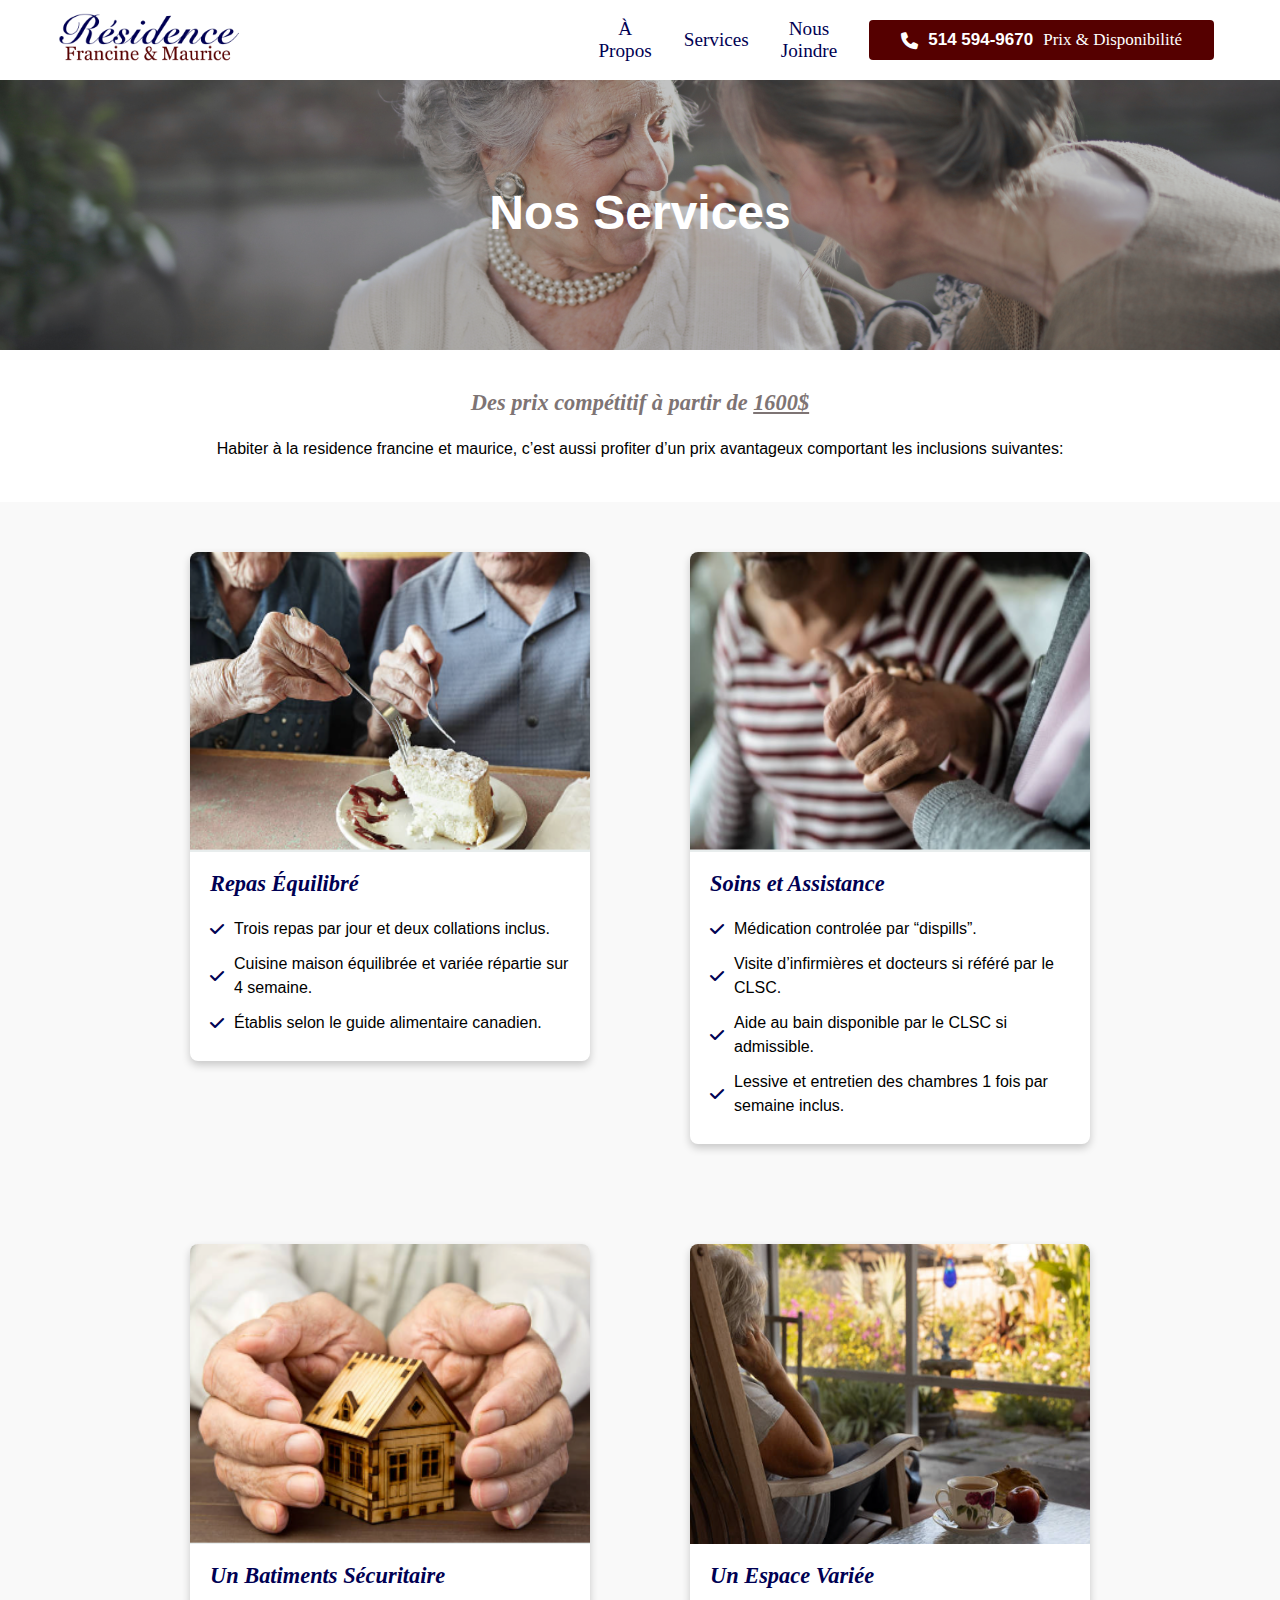
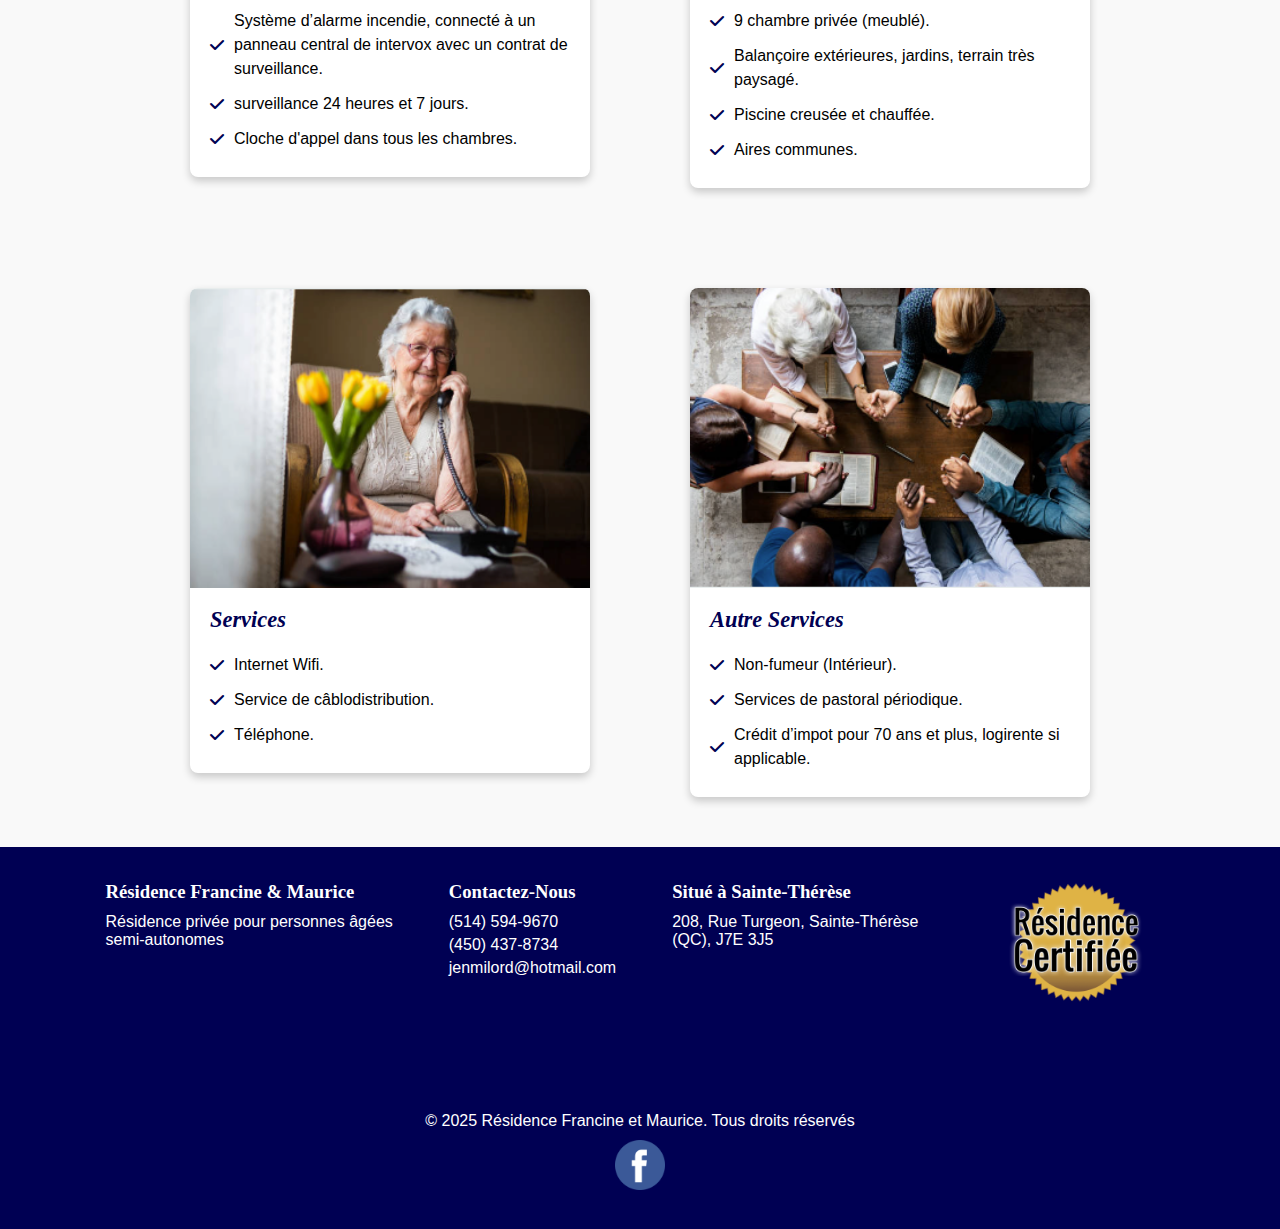
<file: services.html>
<!DOCTYPE html>
<html lang="en" dir="ltr">
    <head>
        <meta charset="utf-8">
        <meta name="viewport" content="width=device-width, initial-scale=1">
        <link rel="stylesheet" href="styles.css">
        <link rel="stylesheet" href="https://cdnjs.cloudflare.com/ajax/libs/font-awesome/5.15.3/css/all.min.css"/>
        <link rel="stylesheet" href="https://cdnjs.cloudflare.com/ajax/libs/font-awesome/6.5.1/css/all.min.css">
        <title>Service - Résidence Francine et Maurice</title>
       
    </head>
    <body>
         <!---------------------------------------- HEADER ------------------------------------------------>

         <nav class="navbar"> 
            <div class="navbar__container">
                <a href="index.html" id="navbar__logo"><img id="logo" src="images/logo2.PNG" alt="Picture Not Found"></a>
                <div class="navbar__toggle" id="mobile-menu">
                    <span class="bar"></span>
                    <span class="bar"></span>
                    <span class="bar"></span>
                </div>
                <ul class="navbar__menu">
                    <li class="navbar__item"><a class="navbar__link" href="about.html">À Propos</a></li>
                    <li class="navbar__item"><a class="navbar__link" href="services.html">Services</a></li>
                    <li class="navbar__item"><a class="navbar__link" href="contact.html">Nous Joindre</a></li>
                    <li class="navbar__btn"><a class="button" onclick="window.location.href='tel:+15145949670'"><i class="fa-solid fa-phone"></i><strong>514 594-9670</strong> Prix & Disponibilité</a></li>
                </ul>
            </div>
        </nav>

          <!----------------------Service Section-------------------------------->

          <div class="services_container">
            <h1>Nos Services</h1>
          </div>

          <div class="price_text_container">
            <div class="price_text">
                <h3>Des prix compétitif à partir de <span>1600$</span></h3>
                <p>Habiter à la residence francine et maurice, c’est aussi profiter d’un prix avantageux comportant les inclusions suivantes: </p>
            </div>
          </div>

          <div id="services" class="services_description_container">
            <div class="service">
                <img src="./images/repas.png" alt="Repas">
                <h1>Repas Équilibré</h1>
                <ul>
                    <li><i class="fa fa-check"></i><span>Trois repas par jour et deux collations inclus.</span></li>
                    <li><i class="fa fa-check"></i><span>Cuisine maison équilibrée et variée répartie sur 4 semaine.</span></li>
                    <li><i class="fa fa-check"></i><span>Établis selon le guide alimentaire canadien.</span></li>
                </ul>
            </div>
            <div class="service">
                <img src="./images/soins.png" alt="Soins">
                <h1>Soins et Assistance</h1>
                <ul>
                    <li><i class="fa fa-check"></i><span>Médication controlée par “dispills”.</span></li>
                    <li><i class="fa fa-check"></i><span>Visite d’infirmières et docteurs si référé par le CLSC.</span></li>
                    <li><i class="fa fa-check"></i><span>Aide au bain disponible par le CLSC si admissible.</span></li>
                    <li><i class="fa fa-check"></i><span>Lessive et entretien des chambres 1 fois par semaine inclus.</span></li>
                </ul>
            </div>
            <div class="service">
                <img src="./images/safe.png" alt="Secure">
                <h1>Un Batiments Sécuritaire</h1>
                <ul>
                    <li><i class="fa fa-check"></i><span>Système d’alarme incendie, connecté à un panneau central de intervox avec un contrat de surveillance.</span></li>
                    <li><i class="fa fa-check"></i><span>surveillance 24 heures et 7 jours.</span></li>
                    <li><i class="fa fa-check"></i><span>Cloche d'appel dans tous les chambres.</span></li>
                </ul>
            </div>
            <div class="service">
                <img src="./images/space.png" alt="Espace">
                <h1>Un Espace Variée</h1>
                <ul>
                    <li><i class="fa fa-check"></i><span>9 chambre privée (meublé).</span></li>
                    <li><i class="fa fa-check"></i><span>Balançoire extérieures, jardins, terrain très paysagé.</span></li>
                    <li><i class="fa fa-check"></i><span>Piscine creusée et chauffée.</span></li>
                    <li><i class="fa fa-check"></i><span>Aires communes.</span></li>
                </ul>
            </div>
            <div class="service">
                <img src="./images/phone.png" alt="Service">
                <h1>Services</h1>
                <ul>
                    <li><i class="fa fa-check"></i><span>Internet Wifi.</span></li>
                    <li><i class="fa fa-check"></i><span>Service de câblodistribution.</span></li>
                    <li><i class="fa fa-check"></i><span>Téléphone.</span></li>
                </ul>
            </div>
            <div class="service">
                <img src="./images/pastoral.png" alt="Autre">
                <h1>Autre Services</h1>
                <ul>
                    <li><i class="fa fa-check"></i><span>Non-fumeur (Intérieur).</span></li>
                    <li><i class="fa fa-check"></i><span>Services de pastoral périodique.</span></li>
                    <li><i class="fa fa-check"></i><span>Crédit d’impot pour 70 ans et plus, logirente si applicable.</span></li>
                </ul>
            </div>

            <div class="aire_commune_container">

            </div>
          </div>
        


          <!----------------------------------------- FOOTER ----------------------------------------------->
        
          <div class="footer__container">
            <div class="footer">
                <div class="footer__quote">
                    <h3>Résidence Francine & Maurice</h3>
                    <p>Résidence privée pour personnes âgées <br>semi-autonomes</br></p>
                </div>
                <div class="footer__contact">
                    <h3>Contactez-Nous</h3>
                    <p>(514) 594-9670</p>
                    <p>(450) 437-8734</p>
                    <p>jenmilord@hotmail.com</p>
                </div>
                <div class="footer__address">
                    <h3>Situé à Sainte-Thérèse</h3>
                    <p>208, Rue Turgeon, Sainte-Thérèse <br>(QC), J7E 3J5</br></p>
                </div>
                <img src="images/CertifiedSeal.PNG" alt="Rsidence Certifiée">
            </div>
         </div>

         <div class="rights__container">
            <p>© 2025 Résidence Francine et Maurice. Tous droits réservés</p>
            <a href="#"><img src="images/facebook.png" alt="Facebook"></a>
         </div>




    </body>

</html>
</file>
<file: styles.css>
@font-face {
    src: url(fonts/SourceSansPro);
    font-family: 'Source Sans Pro', sans-serif;
}

*{
    box-sizing: border-box;
    margin: 0;
    padding: 0;
    /*list-style: none; */
    text-decoration: none;
    font-family: 'Source Sans Pro', sans-serif;
    
}

/* Header */
.navbar{
    background: #fff;
    height: 80px;
    display: flex;
    justify-content: center;
    align-items: center;
    font-size: 1.2rem;
    position: sticky;
    top: 0;
    z-index: 999;
}

.navbar__container{
    display: flex;
    justify-content: space-between;
    height: 80px;
    z-index: 1;
    width: 100%;
    max-width: 1300px;
    margin: 0 auto;
    padding: 0 50px;
}

#navbar__logo{
    display: flex;
    align-items: center;
    cursor: pointer;
}

#logo{
    width: 200px;
    height: 100px;
    margin-top: 12px;
}

.navbar__menu{
    display: flex;
    align-items: center;
    list-style: none;
    text-align: center;
}

.navbar__item{
    height: 80px;
}

.navbar__link{
    color: #000053;
    display: flex;
    align-items: center;
    justify-content: center;
    text-decoration: none;
    padding: 0 1rem;
    height: 100%;
    font-family: 'Slabo 27px', serif;
}

.navbar__btn{
    display: flex;
    justify-content: center;
    align-items: center;
    padding: 0 1rem;
    width: 100%;
}

.button{
    display: flex;
    justify-content: center;
    align-items: center;
    text-decoration: none;
    padding: 10px 0px;
    height: 100%;
    width: 100%;
    border: none;
    outline: none;
    border-radius: 4px;
    background: #550000;
    color: #fff;
    font-family: 'Slabo 27px', serif;
}

.navbar__btn a{
    font-size: 17px;
}

.navbar__btn i{
    margin-right: 10px;
}

.navbar__btn strong{
    margin-right: 10px;
}

.button:hover{
    background: #7E7474;
    transition: all 0.3s ease;
}

.navbar__link:hover{
    color: #B8c1a9;
    transition: all 0.3s ease;
}

/* Mobile Responsive */

@media screen and (max-width: 960px){
    .navbar__container{
        display: flex;
        justify-content: space-between;
        height: 80px;
        z-index: 1;
        width: 100%;
        max-width: 1300px;
        padding: 0;
    }

    .navbar__menu{
        display: grid;
        grid-template-columns: auto;
        margin: 0;
        width: 100%;
        position: absolute;
        top: -1000px;
        opacity: 0;
        transition: all 0.5s ease;
        height: 50vh;
        z-index: -1;
        background: #fff;
    }

    .navbar__menu.active{
        background: #fff;
        top: 100%;
        opacity: 1;
        transition: all 0.5s ease;
        z-index: 99;
        height: 65vh;
        font-size: 1.6rem;
    }

    #navbar__logo{
        padding-left: 25px;
    }

    .navbar__toggle .bar{
        width: 25px;
        height: 3px;
        margin: 5px auto;
        transition: all 0.3s ease-in-out;
        background:#550000;
    }

    .navbar__item{
        width: 100%;
    }

    .navbar__links{
        text-align: center;
        padding: 2rem;
        width: 100%;
        display: table;
    }
    
    #mobile-menu{
        position: absolute;
        top: 20%;
        right: 5%;
        transform: translate(5%, 20%);
    }

    .navbar__btn{
        padding-bottom: 2rem;
    }

    .button{
        display: flex;
        justify-content: center;
        align-items: center;
        width: 80%;
        height: 80px;
        margin: 0;
    }

    .navbar__toggle .bar{
        display: block;
        cursor: pointer;
    }

    #mobile-menu.is-active .bar:nth-child(2){
        opacity: 0;
    }

    #mobile-menu.is-active .bar:nth-child(1){
        transform: translateY(8px) rotate(45deg);
    }

    #mobile-menu.is-active .bar:nth-child(3){
        transform: translateY(-8px) rotate(-45deg);
    }

}


/* Slider Section */
.main {
    position: relative;
    width: 100%;
    height: 60vh;
    overflow: hidden;
}

.main__overlay {
    position: absolute;
    top: 43%;
    left: 50%;
    transform: translateX(-50%);
    text-align: center;
    color: white;
    font-size: 1.1rem;
    font-weight: bold;
    text-shadow: 2px 2px 5px rgb(0, 0, 0); 
    z-index: 10; 
}

.main__slider {
    display: flex;
    width: 100%;
    height: 100%;
    position: relative;
    
}

.main__slide {
    width: 100%;
    height: 100%;
    position: absolute;
    opacity: 0;
    transition: opacity 1s ease-in-out;
}

.main__slide.active {
    opacity: 0.9;
}

.main__slide img {
    width: 100%;
    height: 100%;
    object-fit: cover;

}

.slider__arrow {
    font-size: 10px;
    color: white;
    position: absolute;
    top: 50%;
    transform: translateY(-50%);
    background: rgba(255, 255, 255, 0.221);
    padding: 10px;
    cursor: pointer;
    z-index: 10;
    border-radius: 5px;
}

#previous {
    left: 20px;
}

#next {
    right: 20px;
}


/* Quote Section */
.quote{
    background: #fff;
}
.quote__container{
    display: grid;
    grid-template-columns: 1fr 1fr;
    align-items: center;
    justify-self: center;
    margin: 0 auto;
    height: 60vh;
    width: 100%;
    max-width: 1000px;
    padding: 0 40px;
    z-index: 1;
}

.quote__content h1{
    font-size: 3rem;
    color: #000053;
    font-family: 'Slabo 27px', serif;
}

.quote__content h2{
    font-size: 2rem;
    
}

.quote__container p{
    margin-top: 2rem;
    font-size: 1rem;
    font-weight: 900;
    color: #550000;
}

.quote__btn{
    font-size: 1rem;
    background-color: #550000;
    padding: 14px 32px;
    border: none;
    border-radius: 4px;
    color: #fff;
    margin-top: 1rem;
    cursor: pointer;
    position: relative;
    outline: none;
}

.quote__btn a{
    position: relative;
    color: #fff;
    text-decoration: none;
}

.quote__btn:hover{
    background: #7E7474;
    transition: all 0.3s ease;
}

#quote__img{
    height: 100%;
    width: 100%;
}

@media screen and (max-width: 790px) {
    .quote__container{
        display: grid;
        grid-template-columns: auto;
        align-items: center;
        justify-self: center;
        width: 100%;
        margin: 0 auto 30px;
        height: 90vh;
    }

    .quote__content{
        text-align: center;
        
    }

    .quote__content h1{
        font-size: 3rem;
        margin-top: 2rem;
    }

    .quote__content h2{
        font-size: 2rem;
    }

    .quote__content p{
        margin-top: 1rem;
        font-size: 1rem;
    }

    #quote__img{
        object-fit: contain;
        width: 100%;
        height: 350px;  
    }

}

/* Map Section */
#map{ 
    height: 500px;
    width: 100%;
}

.map__container{
    background-color: #F6F6F6;
}

.map__content{
    padding: 20px;
}

.map__content h2{
    color: #000053;
    text-align: center;
    
}

/* Near Section */
.near__container{
    background-color: #F6F6F6;
    padding: 10px 80px 80px;
}

.near__title h2{
    text-align: center;
    color: #000053;
    padding: 30px;
    
}

.near__content{
    display: grid;
    column-gap: 2rem;
    grid-template-columns:repeat(4, 1fr);
    align-items: center;
    justify-self: center; 
    margin-bottom: 0;
}

.near__content img{
    height: 250px;
    width: 100%;
}

.near__content p{
    font-size: 20px;
    text-align: center;
    color: #7F8487;
    padding: 15px;
}

@media screen and (max-width: 960px){

    .near__content{
        display: grid;
        gap: 5rem;
        grid-template-columns:repeat(auto-fill, minmax(250px, 1fr));
    }

    .near__content p{
        padding: 20px;
    }
}


/* Footer */
.footer__container{
    background-color: #000053;
    padding-bottom: 1rem;
    padding-top: 1.5rem;
}

.footer{
    display: flex;
    flex-basis: 100%;
    height: 25vh;
    color: #fff;
    justify-content: space-around;
    padding: 10px 100px;
    gap: 45px; 
}

.footer__contact{
    display: flex;
    flex-direction: column;
}

.footer img{
    width: 200px;
    height: 200px;
    position: relative;
    top: -30px;
}

.footer h3{
    padding-bottom: 10px;
    font-family: 'Slabo 27px', serif;
}

.footer p{
    padding-bottom: 5px;
}

.rights__container{
    display: flex;
    flex-direction: column;
    justify-content: space-between;
    align-items: center;
    flex-wrap: wrap;
    background-color: #000053;
    padding: 0 0 35px 0;
}

.rights__container img{
    width: 50px;
    height: 50px;
    cursor: pointer;
    margin-top: 10px;
}

.rights__container p{
    color: #fff
}

@media screen and (max-width: 780px) {
    .footer__container{
        padding-bottom: 2rem;
        padding-top: 2rem;
    }

    .footer{
        display: flex;
        flex-direction: column;
        height: 100%;
        justify-content: center;
        text-align: center;
    }

    .footer img{
        width: 300px;
        height: 300px;
        align-self: center;
    }

    .rights__container{
        text-align: center;
    }  
}

/* Mission Section */

.mission_container{
    min-height: 30vh;
    display: flex;
    align-items: center;
    background: rgba(54, 54, 54, 0.3) url(../images/Main-Image.jpg) no-repeat;
    background-size: cover;
    background-position: center;
    background-blend-mode: darken;
}

.mission_container h1{
    position: absolute;
    left: 50%;
    transform: translate(-50%, -50%);
    color: #fff;
    font-size: 3em;
    margin-top: 1em;
    text-align: center;

}

/* text */

.mission_text_container .head h2{
    display: flex;
    justify-content: center;
    align-items: center;
    margin: 30px 0;
    text-align: center;
    padding: 5px;
    font-family: 'Slabo 27px', serif;
}

.mission_text_container .head .line{
    width: 100%;
    height: 2px;
    color: #B8c1a9;
    background:#B8c1a9;
}

.mission_text_container .text{
    display: flex;
    flex-direction: column;
    align-items: center;
}

.text p{
    line-height: 1.60em;
    font-size: 1.2em;
}

.mission_text_container{
    max-width: 1000px;
    width: 100%;
    margin: 0 auto;
    position: relative;
    padding: 0 50px;
}

.text_content{
    margin-bottom: 5em;
}

/* services */

.service_button_container{
    padding: 80px;
    background: #F9F9F9; 
}

.service_content{
    display: flex;
    flex-direction: column;
    justify-content: center;
    align-items: center;
    
    
    
}

.service_content p{
    padding-bottom: 1em;
    font-size: 1.2em;
    text-align: center;
    font-family: 'Slabo 27px', serif;
}

.service_content a{
    letter-spacing: 4px;
}

.service_btn{
    display: flex;
    justify-content: center;
    align-items: center;
    text-decoration: none;
    padding: 10px 20px;
    height: 100%;
    width: 100%;
    border: none;
    border-radius: 4px;
    background-color: #B8c1a9;
    color: #fff;
}

.service_btn:hover{
    background: #000053;
    transition: all 0.3s ease;
}

@media screen and (max-width: 650px){

    .mission_container h1{
        margin-top: 2.6em;
    }
}


/* Services Section */

.services_container{
    min-height: 30vh;
    display: flex;
    align-items: center;
    background: rgba(54, 54, 54, 0.3) url(../images/Main-Image.jpg) no-repeat;
    background-size: cover;
    background-position: center;
    background-blend-mode: darken;

}

.services_container h1{
    position: absolute;
    left: 50%;
    transform: translate(-50%, -50%);
    color: #fff;
    font-size: 3em;
    margin-top: 1em;
    text-align: center;
}

.services_contact_container{
    min-height: 30vh;
    display: flex;
    align-items: center;
    background: rgba(54, 54, 54, 0.3) url(../images/contact_image.jpg) no-repeat;
    background-size: cover;
    background-position: center;
    background-blend-mode: darken;

}


/* price */

.price_text_container{
    max-width: 1000px;
    margin: 0 auto;
    position: relative;
    width: 100%;
    padding: 40px 50px;
    gap: 30px;
    justify-items: center;
    
}

.price_text h3{
    text-align: center;
    margin-bottom: 20px;
    font-family: 'Slabo 27px', serif;
    font-size: 1.4rem;
     color:#7E7474;
    font-style: italic;
}

.price_text span{
    font-family: 'Slabo 27px', serif;
    text-decoration: underline;
   
}

.price_text p{
    text-align: center;
    line-height: 1.6;
}

/* services */

#services {
    display: flex;
    justify-content: center;
    align-items: start;
    flex-wrap: wrap;
    width: 100%;
    background-color: #F9F9F9;
    /*background: rgba(0, 5, 86, 0.3) url(../images/monogram.jpg); */
    background-blend-mode: lighten;
    
    
}

.service{
    width: 400px;
    box-shadow: 0px 4px 8px 0px rgba(0,0,0,0.2);
    border-radius: 8px;
    margin: 50px;
    background-color: white;
}

.service img{
    max-width: 100%;
    width: 400px;
    height: 300px;
    border-radius: 8px 8px 0 0;
}

.service h1{
    padding: 15px 20px 5px 20px;
    /* text-transform: uppercase; */
    font-size: 1.4rem;
    color:#000053;
    font-family: 'Slabo 27px', serif;
    font-style: italic;
}

.service ul{
    padding: 15px 20px;
    margin: 0; 
}

.service li {
    margin-bottom: 11px; 
    line-height: 1.5;
    display: flex;
    align-items: center;

}

.service i {
    color: #000053;
}

.service span{
    margin-left: 10px;
}

/*
.services_description_container{
    display: flex;
    max-width: 1000px;
    margin: 0 auto;
    position: relative;
    width: 100%;
    padding: 20px 50px;

} 
*/


/* Contact Section */

.contact__container {
    max-width: 600px;
    margin: 50px auto;
    padding: 20px;
    background: #F9F9F9;
    border-radius: 10px;
    box-shadow: 0px 4px 8px rgba(0, 0, 0, 0.2);
    text-align: center;
}

.contact__container h1 {
    color: #000053;
    margin-bottom: 10px;
}

.contact__container p {
    margin-bottom: 20px;
    color: #7F8487;
}

.form-group {
    text-align: left;
    margin-bottom: 15px;
}

label {
    display: block;
    font-weight: bold;
    color: #550000;
    margin-bottom: 5px;
}

input, textarea {
    width: 100%;
    padding: 10px;
    border: 1px solid #ccc;
    border-radius: 5px;
    font-size: 1rem;
}

textarea {
    resize: none;
}

.contact__btn {
    background-color: #550000;
    color: white;
    padding: 10px 15px;
    border: none;
    border-radius: 5px;
    cursor: pointer;
    font-size: 1rem;
    margin-top: 10px;
}

.contact__btn:hover {
    background: #7E7474;
}

.error-message {
    color: red;
    font-size: 0.9rem;
    display: none;
}

.success-message {
    color: green;
    font-size: 1rem;
    margin-top: 10px;
    display: none;
}
</file>
